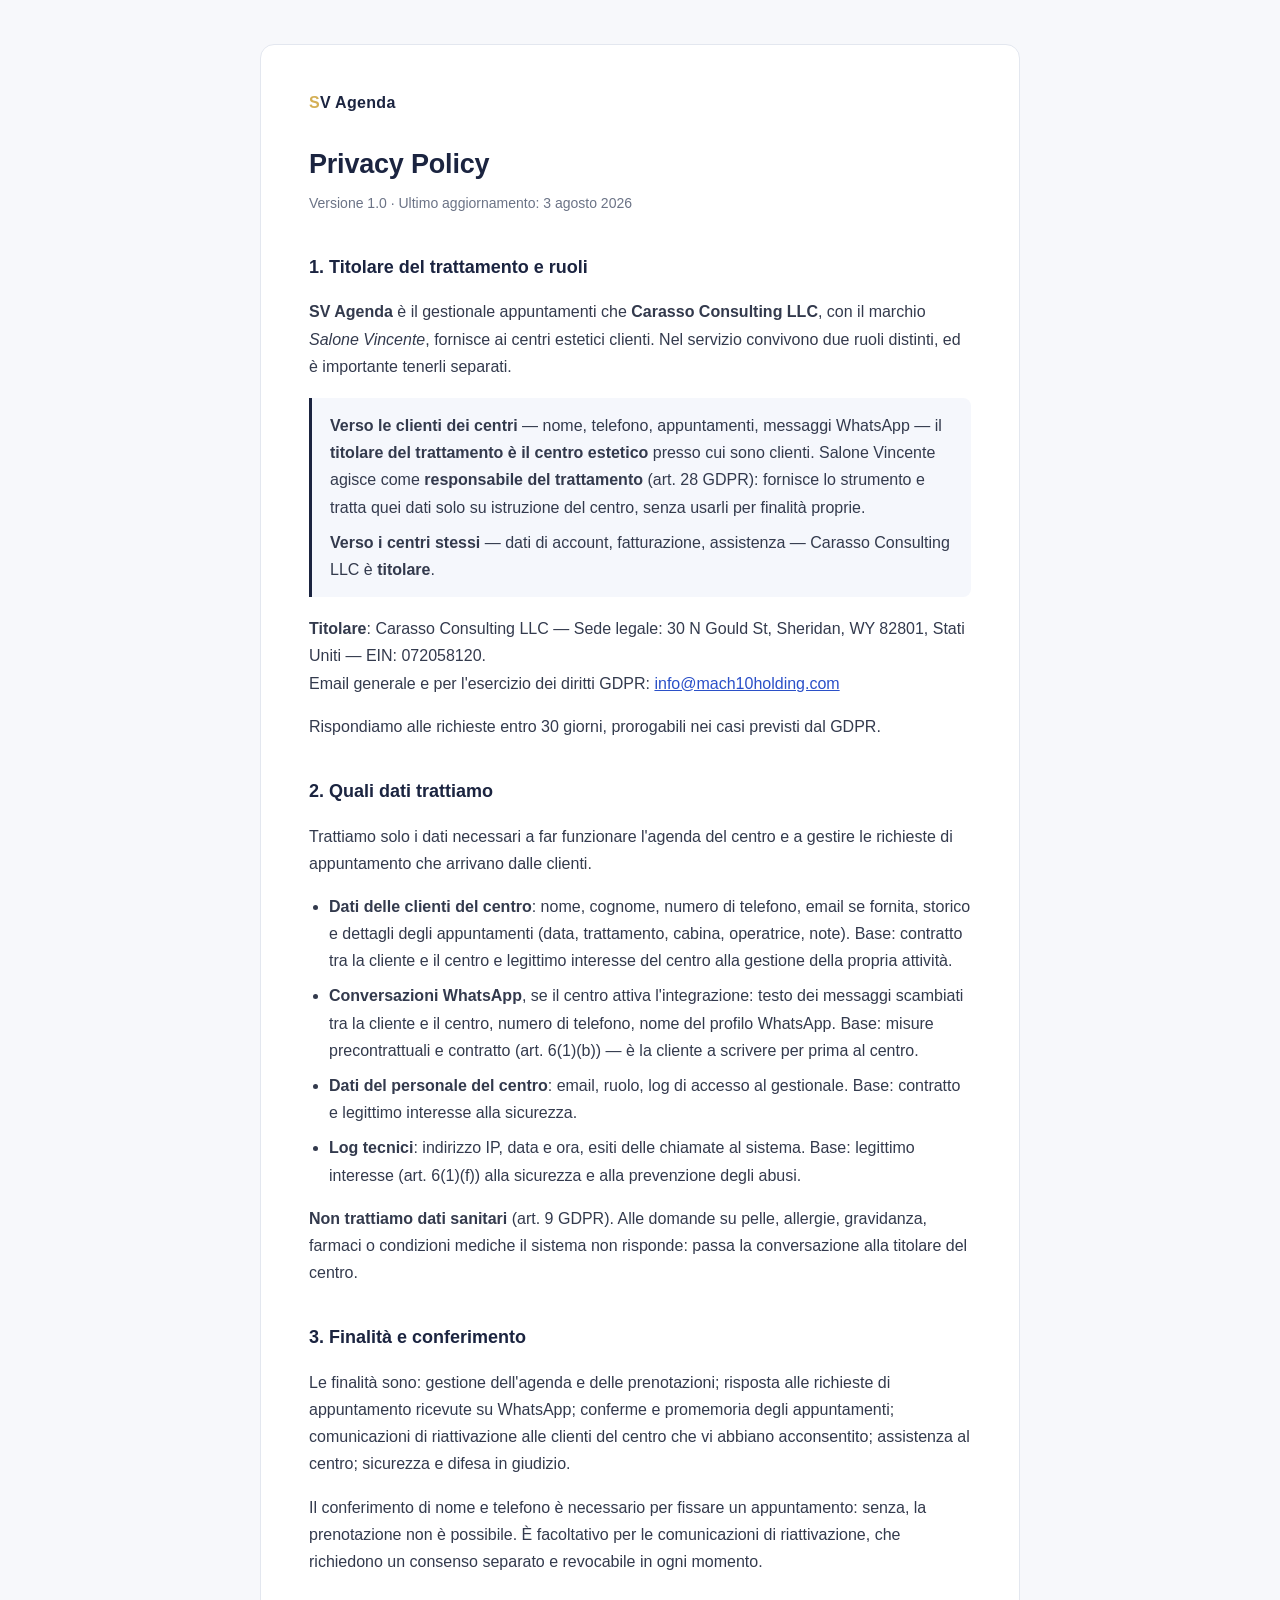
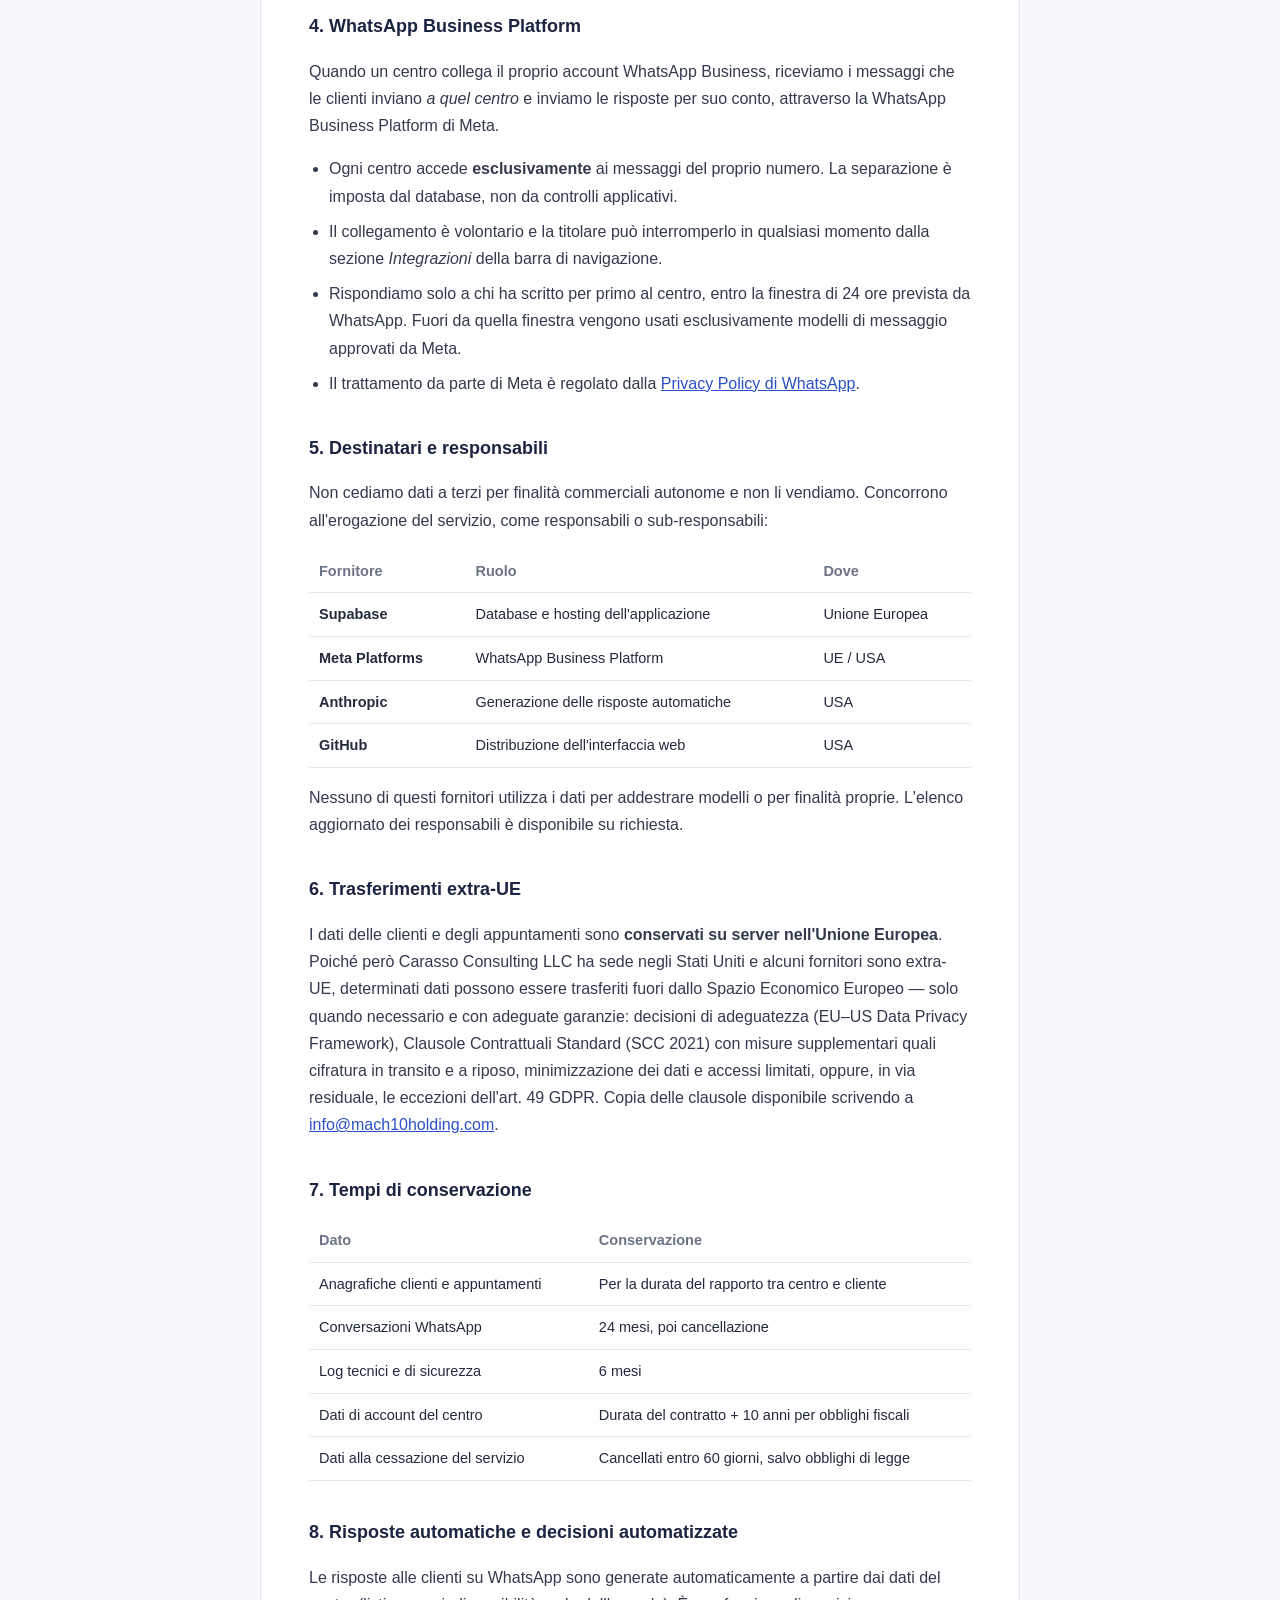
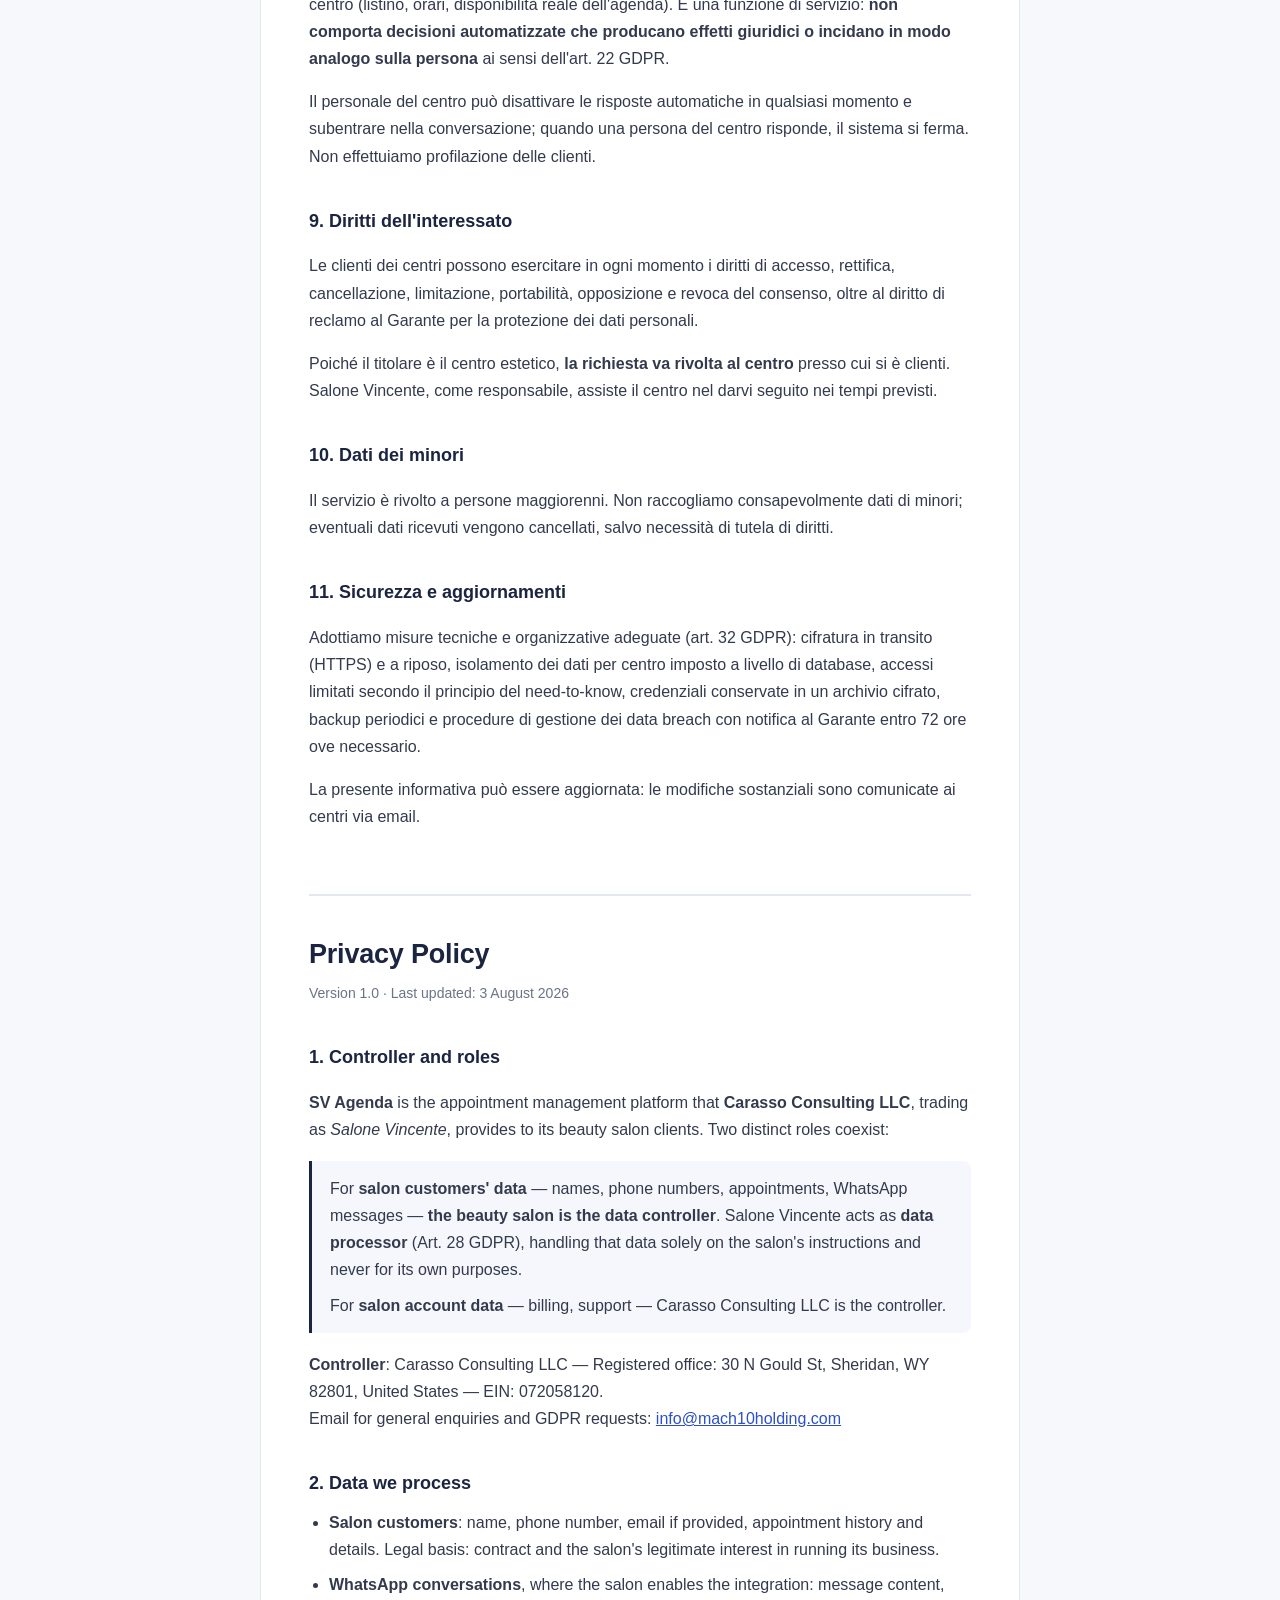
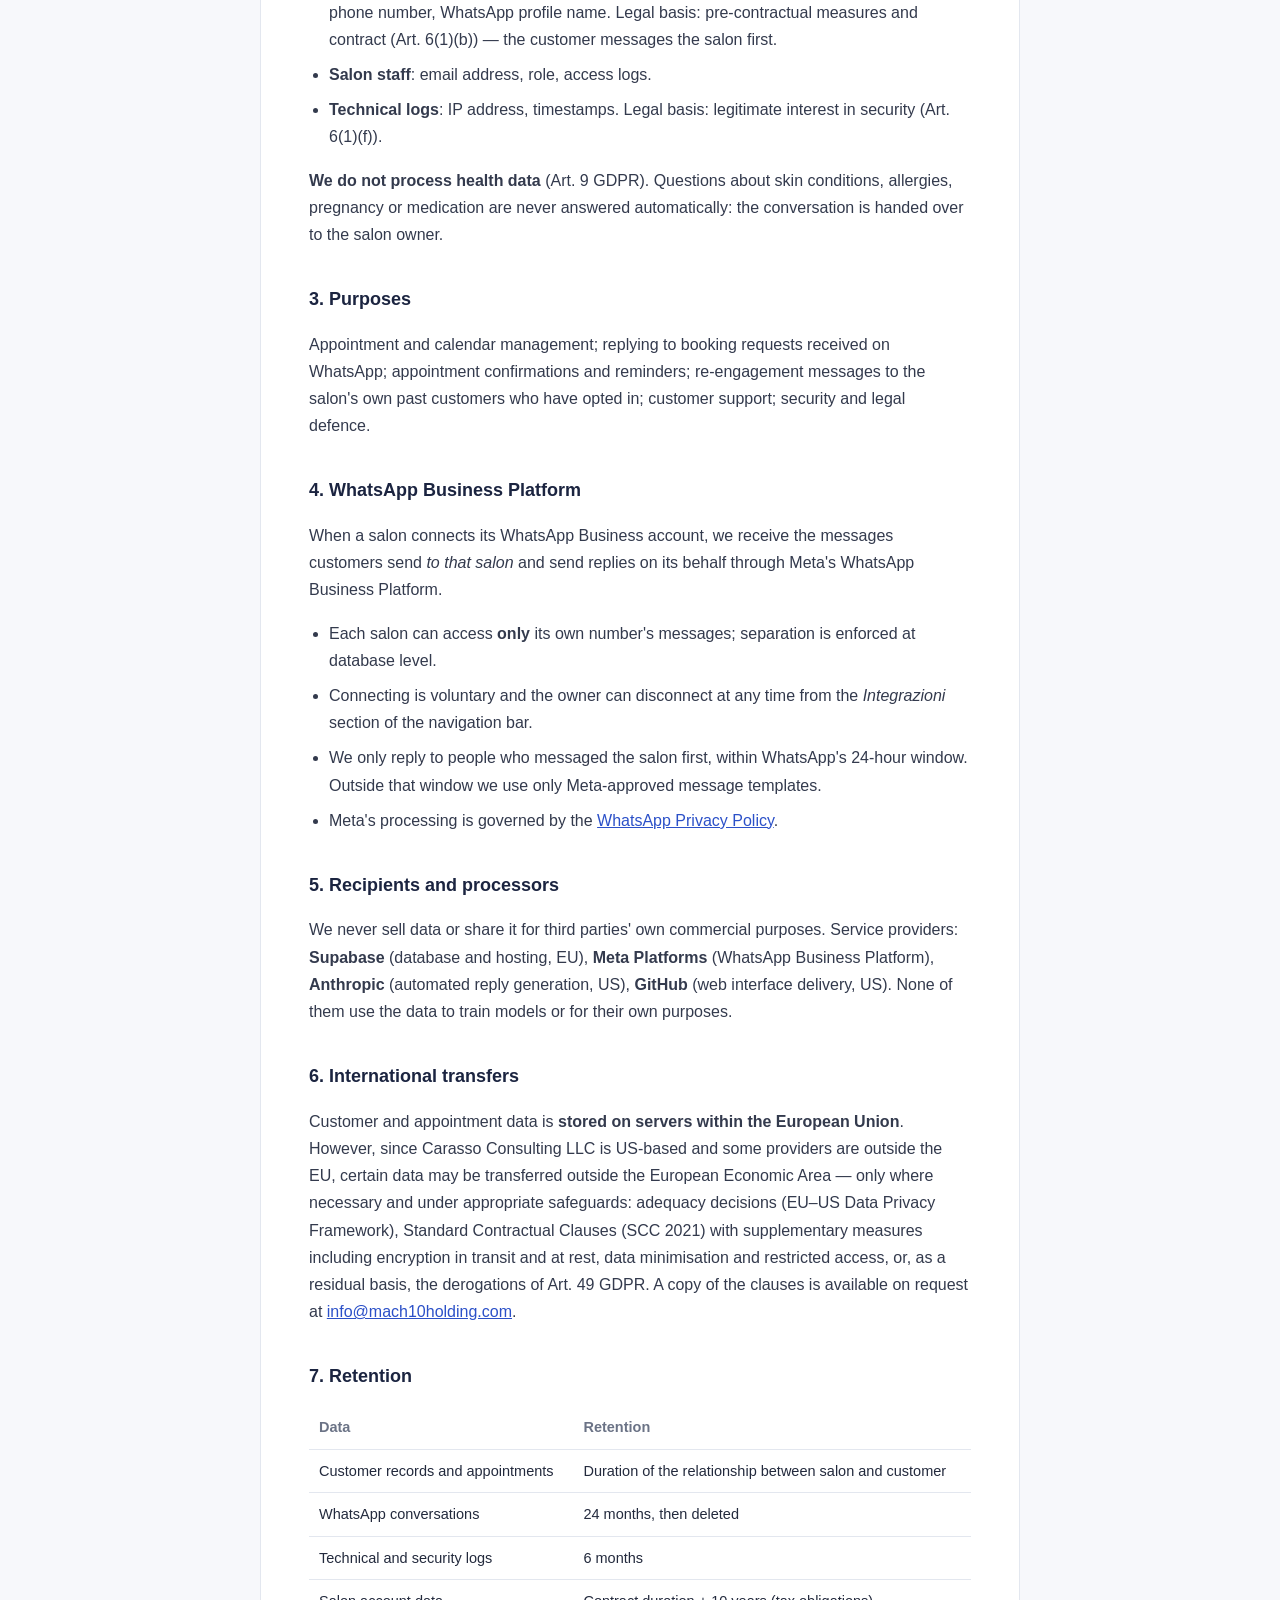
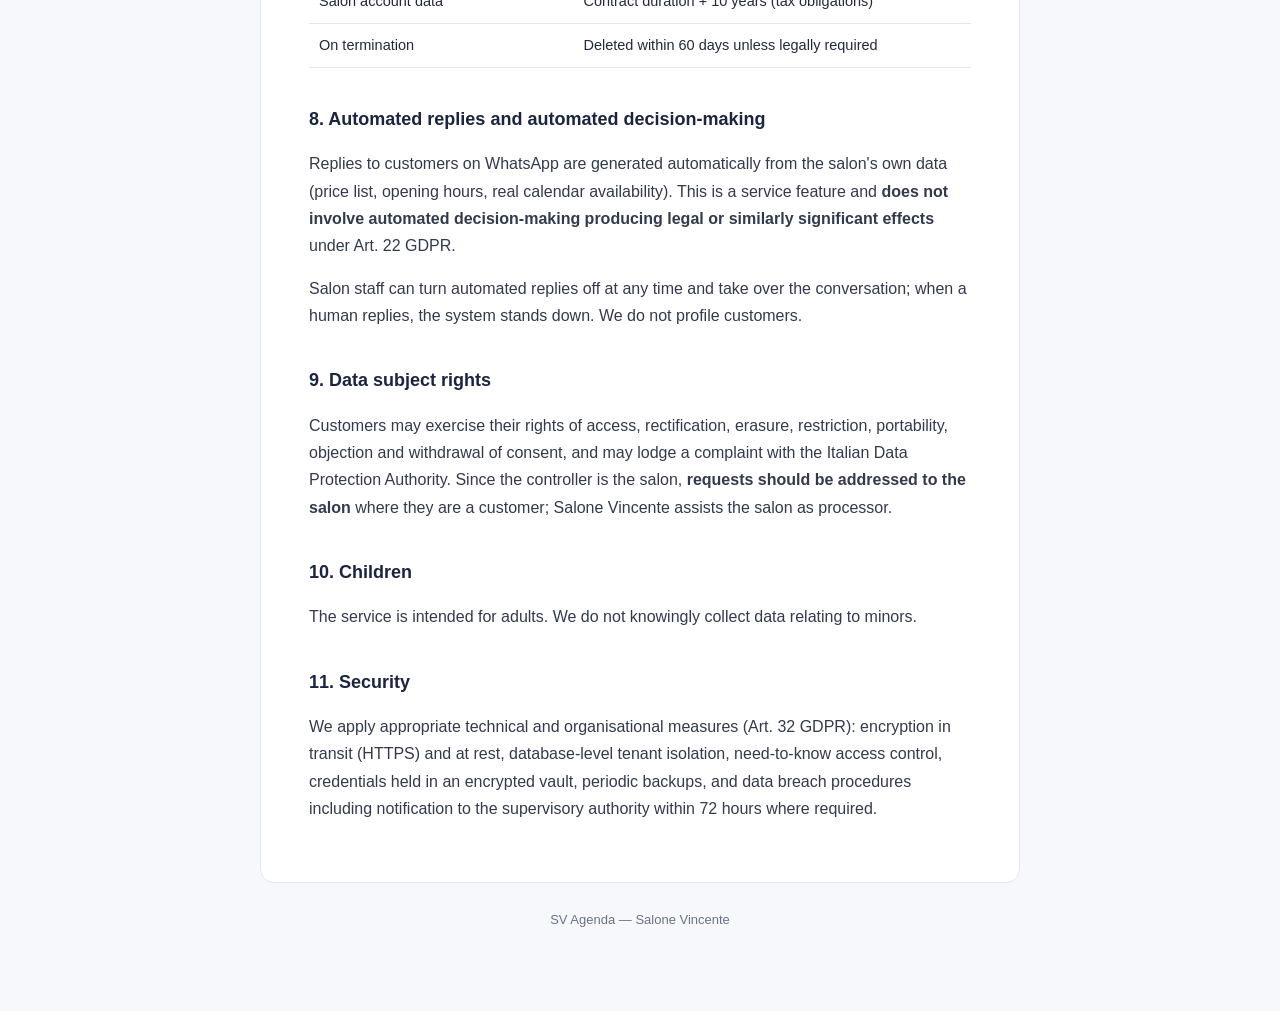
<file: privacy.html>
<!doctype html>
<html lang="it">
<head>
  <meta charset="utf-8">
  <meta name="viewport" content="width=device-width, initial-scale=1">
  <title>Privacy Policy | SV Agenda</title>
  <style>
    :root { --navy: #1b2440; --gold: #d4af55; --muted: #6b7386; --line: #e3e7ef; }
    * { box-sizing: border-box; }
    body {
      margin: 0; padding: 44px 20px 80px;
      font: 16px/1.7 -apple-system, BlinkMacSystemFont, "Segoe UI", Roboto, sans-serif;
      color: #232a3d; background: #f7f8fb;
    }
    main { max-width: 760px; margin: 0 auto; background: #fff;
           border: 1px solid var(--line); border-radius: 14px; padding: 44px 48px; }
    .marchio { font-weight: 700; letter-spacing: .3px; color: var(--navy); margin-bottom: 26px; }
    .marchio::first-letter { color: var(--gold); }
    h1 { font-size: 27px; margin: 0 0 4px; color: var(--navy); letter-spacing: -.2px; }
    .versione { color: var(--muted); font-size: 14px; margin: 0 0 34px; }
    h2 { font-size: 18px; margin: 36px 0 10px; color: var(--navy); }
    p, li { color: #333a4d; }
    ul { padding-left: 20px; margin: 10px 0; }
    li { margin-bottom: 8px; }
    a { color: #2b50c8; }
    table { width: 100%; border-collapse: collapse; margin: 14px 0; font-size: 14.5px; }
    th, td { text-align: left; padding: 9px 10px; border-bottom: 1px solid var(--line); vertical-align: top; }
    th { color: var(--muted); font-weight: 600; }
    .rilievo { background: #f5f7fc; border-left: 3px solid var(--navy);
               padding: 14px 18px; border-radius: 0 8px 8px 0; margin: 18px 0; }
    .en { margin-top: 64px; padding-top: 36px; border-top: 2px solid var(--line); }
    footer { max-width: 760px; margin: 26px auto 0; color: var(--muted); font-size: 13px; text-align: center; }
    @media (max-width: 620px) { main { padding: 30px 22px; } }
  </style>
</head>
<body>
<main>
  <div class="marchio">SV Agenda</div>

  <h1>Privacy Policy</h1>
  <p class="versione">Versione 1.0 · Ultimo aggiornamento: 3 agosto 2026</p>

  <h2>1. Titolare del trattamento e ruoli</h2>
  <p><strong>SV Agenda</strong> è il gestionale appuntamenti che
  <strong>Carasso Consulting LLC</strong>, con il marchio <em>Salone Vincente</em>,
  fornisce ai centri estetici clienti. Nel servizio convivono due ruoli distinti,
  ed è importante tenerli separati.</p>

  <div class="rilievo">
    <p style="margin:0 0 8px"><strong>Verso le clienti dei centri</strong> —
    nome, telefono, appuntamenti, messaggi WhatsApp — il <strong>titolare del
    trattamento è il centro estetico</strong> presso cui sono clienti. Salone
    Vincente agisce come <strong>responsabile del trattamento</strong> (art. 28
    GDPR): fornisce lo strumento e tratta quei dati solo su istruzione del centro,
    senza usarli per finalità proprie.</p>
    <p style="margin:0"><strong>Verso i centri stessi</strong> — dati di account,
    fatturazione, assistenza — Carasso Consulting LLC è <strong>titolare</strong>.</p>
  </div>

  <p><strong>Titolare</strong>: Carasso Consulting LLC — Sede legale:
  30 N Gould St, Sheridan, WY 82801, Stati Uniti — EIN: 072058120.<br>
  Email generale e per l'esercizio dei diritti GDPR:
  <a href="mailto:info@mach10holding.com">info@mach10holding.com</a></p>
  <p>Rispondiamo alle richieste entro 30 giorni, prorogabili nei casi previsti
  dal GDPR.</p>

  <h2>2. Quali dati trattiamo</h2>
  <p>Trattiamo solo i dati necessari a far funzionare l'agenda del centro e a
  gestire le richieste di appuntamento che arrivano dalle clienti.</p>
  <ul>
    <li><strong>Dati delle clienti del centro</strong>: nome, cognome, numero di
      telefono, email se fornita, storico e dettagli degli appuntamenti (data,
      trattamento, cabina, operatrice, note). Base: contratto tra la cliente e il
      centro e legittimo interesse del centro alla gestione della propria attività.</li>
    <li><strong>Conversazioni WhatsApp</strong>, se il centro attiva
      l'integrazione: testo dei messaggi scambiati tra la cliente e il centro,
      numero di telefono, nome del profilo WhatsApp. Base: misure precontrattuali
      e contratto (art. 6(1)(b)) — è la cliente a scrivere per prima al centro.</li>
    <li><strong>Dati del personale del centro</strong>: email, ruolo, log di
      accesso al gestionale. Base: contratto e legittimo interesse alla sicurezza.</li>
    <li><strong>Log tecnici</strong>: indirizzo IP, data e ora, esiti delle
      chiamate al sistema. Base: legittimo interesse (art. 6(1)(f)) alla sicurezza
      e alla prevenzione degli abusi.</li>
  </ul>
  <p><strong>Non trattiamo dati sanitari</strong> (art. 9 GDPR). Alle domande su
  pelle, allergie, gravidanza, farmaci o condizioni mediche il sistema non
  risponde: passa la conversazione alla titolare del centro.</p>

  <h2>3. Finalità e conferimento</h2>
  <p>Le finalità sono: gestione dell'agenda e delle prenotazioni; risposta alle
  richieste di appuntamento ricevute su WhatsApp; conferme e promemoria degli
  appuntamenti; comunicazioni di riattivazione alle clienti del centro che vi
  abbiano acconsentito; assistenza al centro; sicurezza e difesa in giudizio.</p>
  <p>Il conferimento di nome e telefono è necessario per fissare un appuntamento:
  senza, la prenotazione non è possibile. È facoltativo per le comunicazioni di
  riattivazione, che richiedono un consenso separato e revocabile in ogni momento.</p>

  <h2>4. WhatsApp Business Platform</h2>
  <p>Quando un centro collega il proprio account WhatsApp Business, riceviamo i
  messaggi che le clienti inviano <em>a quel centro</em> e inviamo le risposte per
  suo conto, attraverso la WhatsApp Business Platform di Meta.</p>
  <ul>
    <li>Ogni centro accede <strong>esclusivamente</strong> ai messaggi del proprio
      numero. La separazione è imposta dal database, non da controlli applicativi.</li>
    <li>Il collegamento è volontario e la titolare può interromperlo in qualsiasi
      momento dalla sezione <em>Integrazioni</em> della barra di navigazione.</li>
    <li>Rispondiamo solo a chi ha scritto per primo al centro, entro la finestra
      di 24 ore prevista da WhatsApp. Fuori da quella finestra vengono usati
      esclusivamente modelli di messaggio approvati da Meta.</li>
    <li>Il trattamento da parte di Meta è regolato dalla
      <a href="https://www.whatsapp.com/legal/privacy-policy" target="_blank"
         rel="noopener">Privacy Policy di WhatsApp</a>.</li>
  </ul>

  <h2>5. Destinatari e responsabili</h2>
  <p>Non cediamo dati a terzi per finalità commerciali autonome e non li vendiamo.
  Concorrono all'erogazione del servizio, come responsabili o sub-responsabili:</p>
  <table>
    <tr><th>Fornitore</th><th>Ruolo</th><th>Dove</th></tr>
    <tr><td><strong>Supabase</strong></td><td>Database e hosting dell'applicazione</td><td>Unione Europea</td></tr>
    <tr><td><strong>Meta Platforms</strong></td><td>WhatsApp Business Platform</td><td>UE / USA</td></tr>
    <tr><td><strong>Anthropic</strong></td><td>Generazione delle risposte automatiche</td><td>USA</td></tr>
    <tr><td><strong>GitHub</strong></td><td>Distribuzione dell'interfaccia web</td><td>USA</td></tr>
  </table>
  <p>Nessuno di questi fornitori utilizza i dati per addestrare modelli o per
  finalità proprie. L'elenco aggiornato dei responsabili è disponibile su richiesta.</p>

  <h2>6. Trasferimenti extra-UE</h2>
  <p>I dati delle clienti e degli appuntamenti sono <strong>conservati su server
  nell'Unione Europea</strong>. Poiché però Carasso Consulting LLC ha sede negli
  Stati Uniti e alcuni fornitori sono extra-UE, determinati dati possono essere
  trasferiti fuori dallo Spazio Economico Europeo — solo quando necessario e con
  adeguate garanzie: decisioni di adeguatezza (EU–US Data Privacy Framework),
  Clausole Contrattuali Standard (SCC 2021) con misure supplementari quali
  cifratura in transito e a riposo, minimizzazione dei dati e accessi limitati,
  oppure, in via residuale, le eccezioni dell'art. 49 GDPR. Copia delle clausole
  disponibile scrivendo a
  <a href="mailto:info@mach10holding.com">info@mach10holding.com</a>.</p>

  <h2>7. Tempi di conservazione</h2>
  <table>
    <tr><th>Dato</th><th>Conservazione</th></tr>
    <tr><td>Anagrafiche clienti e appuntamenti</td><td>Per la durata del rapporto tra centro e cliente</td></tr>
    <tr><td>Conversazioni WhatsApp</td><td>24 mesi, poi cancellazione</td></tr>
    <tr><td>Log tecnici e di sicurezza</td><td>6 mesi</td></tr>
    <tr><td>Dati di account del centro</td><td>Durata del contratto + 10 anni per obblighi fiscali</td></tr>
    <tr><td>Dati alla cessazione del servizio</td><td>Cancellati entro 60 giorni, salvo obblighi di legge</td></tr>
  </table>

  <h2>8. Risposte automatiche e decisioni automatizzate</h2>
  <p>Le risposte alle clienti su WhatsApp sono generate automaticamente a partire
  dai dati del centro (listino, orari, disponibilità reale dell'agenda). È una
  funzione di servizio: <strong>non comporta decisioni automatizzate che producano
  effetti giuridici o incidano in modo analogo sulla persona</strong> ai sensi
  dell'art. 22 GDPR.</p>
  <p>Il personale del centro può disattivare le risposte automatiche in qualsiasi
  momento e subentrare nella conversazione; quando una persona del centro risponde,
  il sistema si ferma. Non effettuiamo profilazione delle clienti.</p>

  <h2>9. Diritti dell'interessato</h2>
  <p>Le clienti dei centri possono esercitare in ogni momento i diritti di accesso,
  rettifica, cancellazione, limitazione, portabilità, opposizione e revoca del
  consenso, oltre al diritto di reclamo al Garante per la protezione dei dati
  personali.</p>
  <p>Poiché il titolare è il centro estetico, <strong>la richiesta va rivolta al
  centro</strong> presso cui si è clienti. Salone Vincente, come responsabile,
  assiste il centro nel darvi seguito nei tempi previsti.</p>

  <h2>10. Dati dei minori</h2>
  <p>Il servizio è rivolto a persone maggiorenni. Non raccogliamo consapevolmente
  dati di minori; eventuali dati ricevuti vengono cancellati, salvo necessità di
  tutela di diritti.</p>

  <h2>11. Sicurezza e aggiornamenti</h2>
  <p>Adottiamo misure tecniche e organizzative adeguate (art. 32 GDPR): cifratura
  in transito (HTTPS) e a riposo, isolamento dei dati per centro imposto a livello
  di database, accessi limitati secondo il principio del need-to-know, credenziali
  conservate in un archivio cifrato, backup periodici e procedure di gestione dei
  data breach con notifica al Garante entro 72 ore ove necessario.</p>
  <p>La presente informativa può essere aggiornata: le modifiche sostanziali sono
  comunicate ai centri via email.</p>

  <!-- ================================================================== -->
  <div class="en">
    <h1>Privacy Policy</h1>
    <p class="versione">Version 1.0 · Last updated: 3 August 2026</p>

    <h2>1. Controller and roles</h2>
    <p><strong>SV Agenda</strong> is the appointment management platform that
    <strong>Carasso Consulting LLC</strong>, trading as <em>Salone Vincente</em>,
    provides to its beauty salon clients. Two distinct roles coexist:</p>
    <div class="rilievo">
      <p style="margin:0 0 8px">For <strong>salon customers' data</strong> — names,
      phone numbers, appointments, WhatsApp messages — <strong>the beauty salon is
      the data controller</strong>. Salone Vincente acts as <strong>data
      processor</strong> (Art. 28 GDPR), handling that data solely on the salon's
      instructions and never for its own purposes.</p>
      <p style="margin:0">For <strong>salon account data</strong> — billing,
      support — Carasso Consulting LLC is the controller.</p>
    </div>
    <p><strong>Controller</strong>: Carasso Consulting LLC — Registered office:
    30 N Gould St, Sheridan, WY 82801, United States — EIN: 072058120.<br>
    Email for general enquiries and GDPR requests:
    <a href="mailto:info@mach10holding.com">info@mach10holding.com</a></p>

    <h2>2. Data we process</h2>
    <ul>
      <li><strong>Salon customers</strong>: name, phone number, email if provided,
        appointment history and details. Legal basis: contract and the salon's
        legitimate interest in running its business.</li>
      <li><strong>WhatsApp conversations</strong>, where the salon enables the
        integration: message content, phone number, WhatsApp profile name. Legal
        basis: pre-contractual measures and contract (Art. 6(1)(b)) — the customer
        messages the salon first.</li>
      <li><strong>Salon staff</strong>: email address, role, access logs.</li>
      <li><strong>Technical logs</strong>: IP address, timestamps. Legal basis:
        legitimate interest in security (Art. 6(1)(f)).</li>
    </ul>
    <p><strong>We do not process health data</strong> (Art. 9 GDPR). Questions
    about skin conditions, allergies, pregnancy or medication are never answered
    automatically: the conversation is handed over to the salon owner.</p>

    <h2>3. Purposes</h2>
    <p>Appointment and calendar management; replying to booking requests received
    on WhatsApp; appointment confirmations and reminders; re-engagement messages to
    the salon's own past customers who have opted in; customer support; security
    and legal defence.</p>

    <h2>4. WhatsApp Business Platform</h2>
    <p>When a salon connects its WhatsApp Business account, we receive the messages
    customers send <em>to that salon</em> and send replies on its behalf through
    Meta's WhatsApp Business Platform.</p>
    <ul>
      <li>Each salon can access <strong>only</strong> its own number's messages;
        separation is enforced at database level.</li>
      <li>Connecting is voluntary and the owner can disconnect at any time from the
        <em>Integrazioni</em> section of the navigation bar.</li>
      <li>We only reply to people who messaged the salon first, within WhatsApp's
        24-hour window. Outside that window we use only Meta-approved message
        templates.</li>
      <li>Meta's processing is governed by the
        <a href="https://www.whatsapp.com/legal/privacy-policy" target="_blank"
           rel="noopener">WhatsApp Privacy Policy</a>.</li>
    </ul>

    <h2>5. Recipients and processors</h2>
    <p>We never sell data or share it for third parties' own commercial purposes.
    Service providers: <strong>Supabase</strong> (database and hosting, EU),
    <strong>Meta Platforms</strong> (WhatsApp Business Platform),
    <strong>Anthropic</strong> (automated reply generation, US),
    <strong>GitHub</strong> (web interface delivery, US). None of them use the data
    to train models or for their own purposes.</p>

    <h2>6. International transfers</h2>
    <p>Customer and appointment data is <strong>stored on servers within the
    European Union</strong>. However, since Carasso Consulting LLC is US-based and
    some providers are outside the EU, certain data may be transferred outside the
    European Economic Area — only where necessary and under appropriate safeguards:
    adequacy decisions (EU–US Data Privacy Framework), Standard Contractual Clauses
    (SCC 2021) with supplementary measures including encryption in transit and at
    rest, data minimisation and restricted access, or, as a residual basis, the
    derogations of Art. 49 GDPR. A copy of the clauses is available on request at
    <a href="mailto:info@mach10holding.com">info@mach10holding.com</a>.</p>

    <h2>7. Retention</h2>
    <table>
      <tr><th>Data</th><th>Retention</th></tr>
      <tr><td>Customer records and appointments</td><td>Duration of the relationship between salon and customer</td></tr>
      <tr><td>WhatsApp conversations</td><td>24 months, then deleted</td></tr>
      <tr><td>Technical and security logs</td><td>6 months</td></tr>
      <tr><td>Salon account data</td><td>Contract duration + 10 years (tax obligations)</td></tr>
      <tr><td>On termination</td><td>Deleted within 60 days unless legally required</td></tr>
    </table>

    <h2>8. Automated replies and automated decision-making</h2>
    <p>Replies to customers on WhatsApp are generated automatically from the salon's
    own data (price list, opening hours, real calendar availability). This is a
    service feature and <strong>does not involve automated decision-making producing
    legal or similarly significant effects</strong> under Art. 22 GDPR.</p>
    <p>Salon staff can turn automated replies off at any time and take over the
    conversation; when a human replies, the system stands down. We do not profile
    customers.</p>

    <h2>9. Data subject rights</h2>
    <p>Customers may exercise their rights of access, rectification, erasure,
    restriction, portability, objection and withdrawal of consent, and may lodge a
    complaint with the Italian Data Protection Authority. Since the controller is
    the salon, <strong>requests should be addressed to the salon</strong> where they
    are a customer; Salone Vincente assists the salon as processor.</p>

    <h2>10. Children</h2>
    <p>The service is intended for adults. We do not knowingly collect data
    relating to minors.</p>

    <h2>11. Security</h2>
    <p>We apply appropriate technical and organisational measures (Art. 32 GDPR):
    encryption in transit (HTTPS) and at rest, database-level tenant isolation,
    need-to-know access control, credentials held in an encrypted vault, periodic
    backups, and data breach procedures including notification to the supervisory
    authority within 72 hours where required.</p>
  </div>

</main>
<footer>SV Agenda — Salone Vincente</footer>
</body>
</html>
</file>
